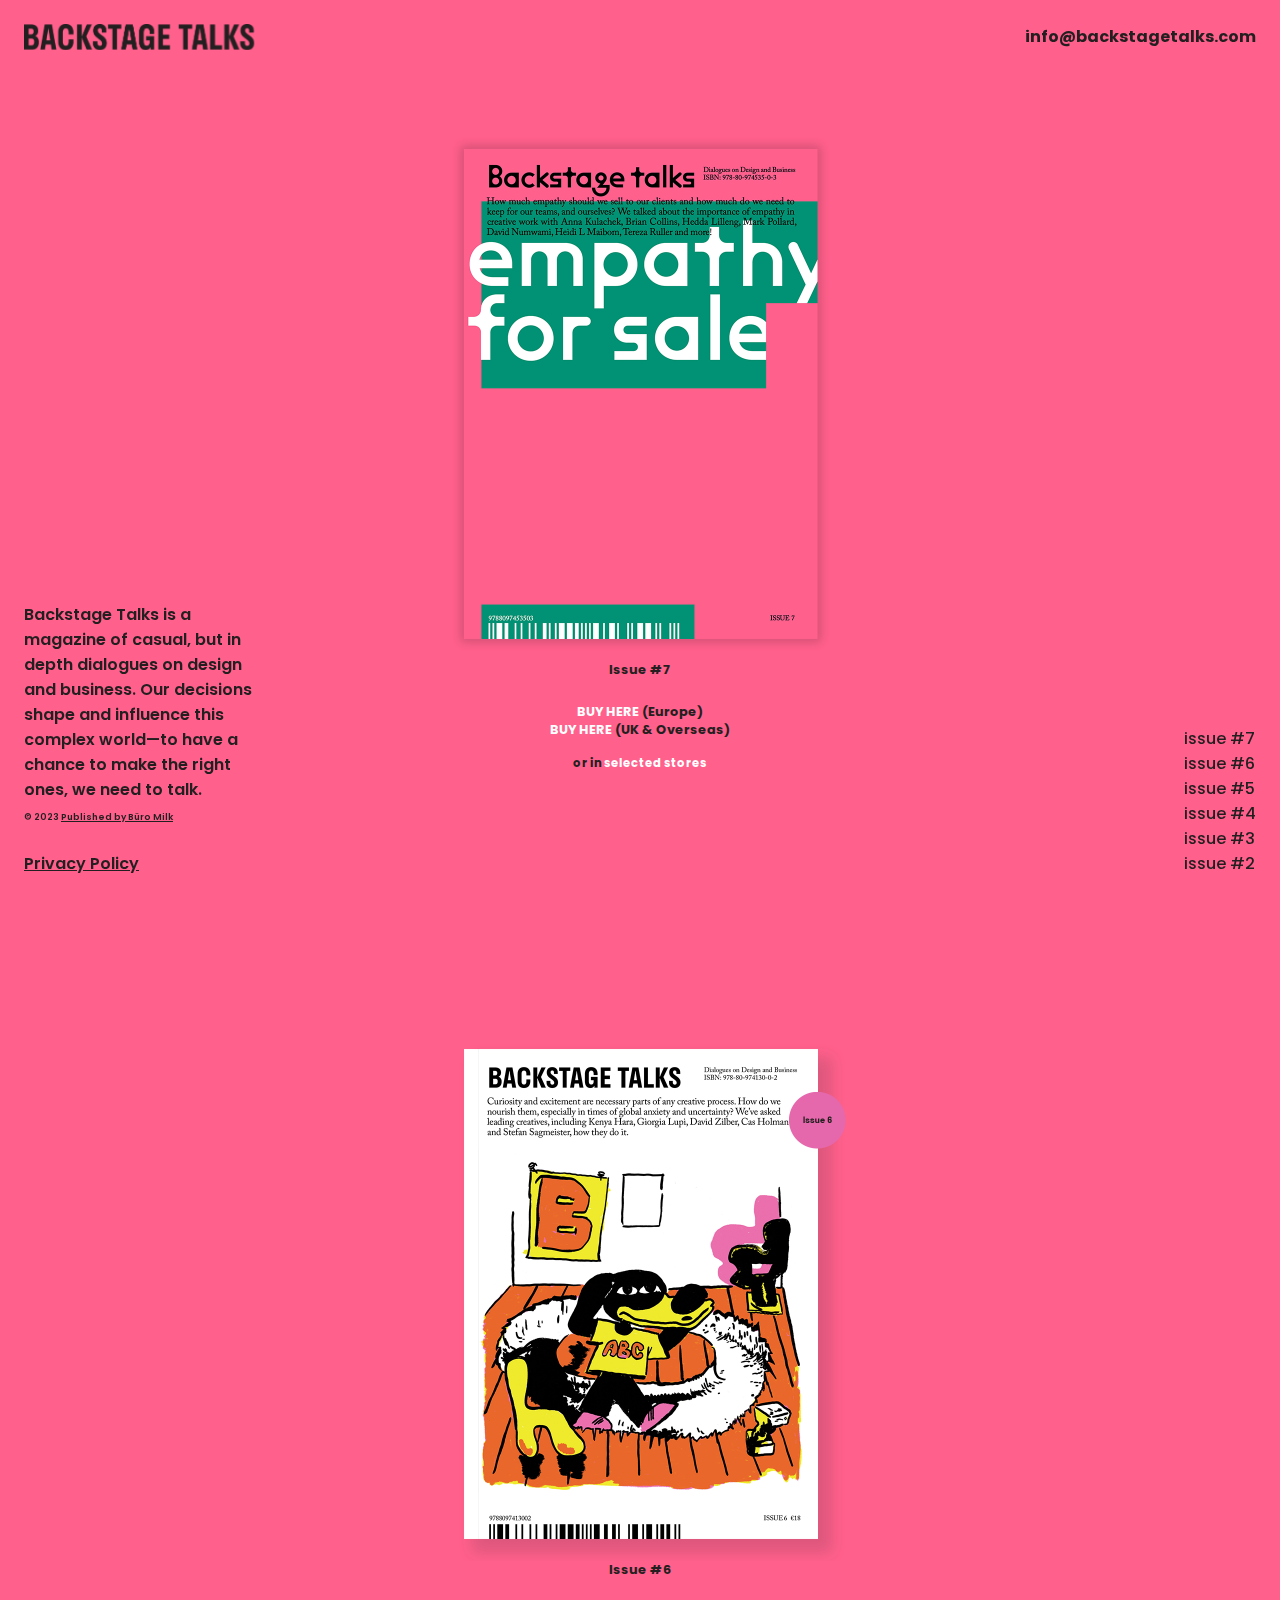
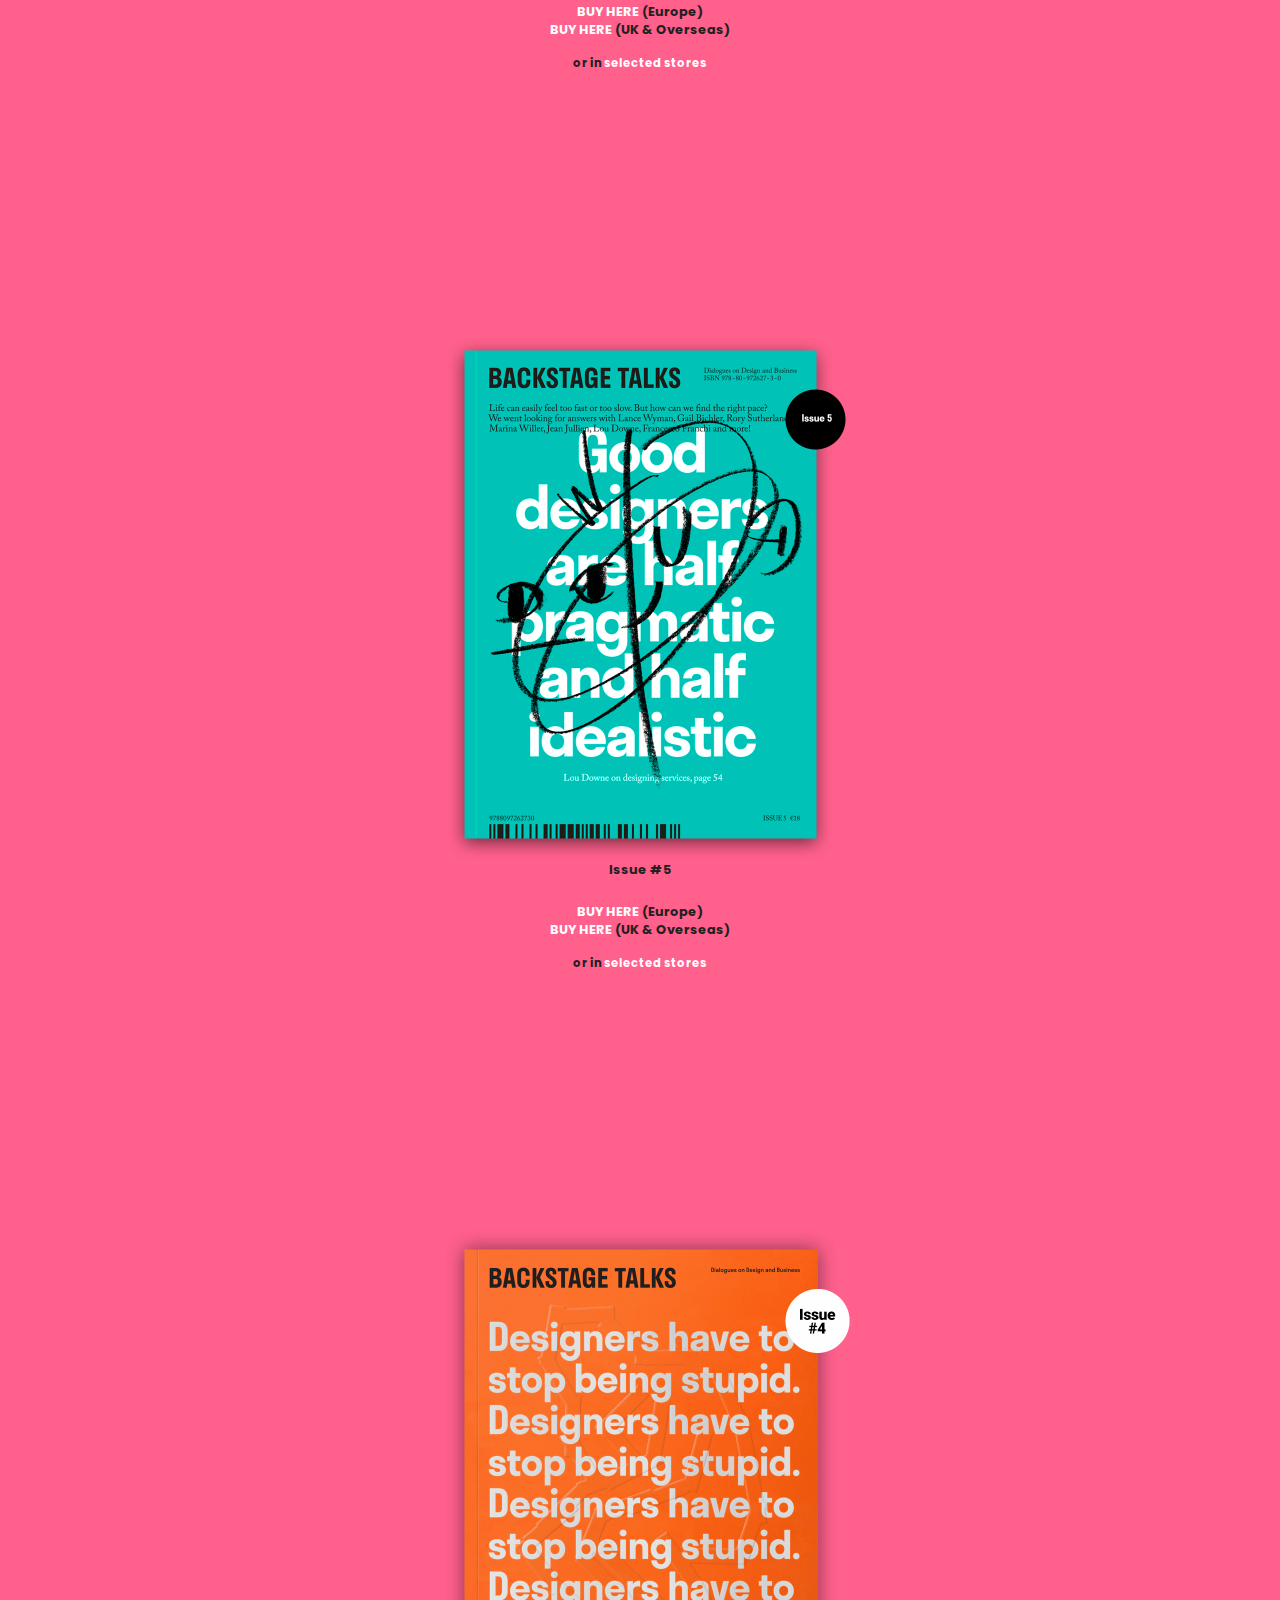
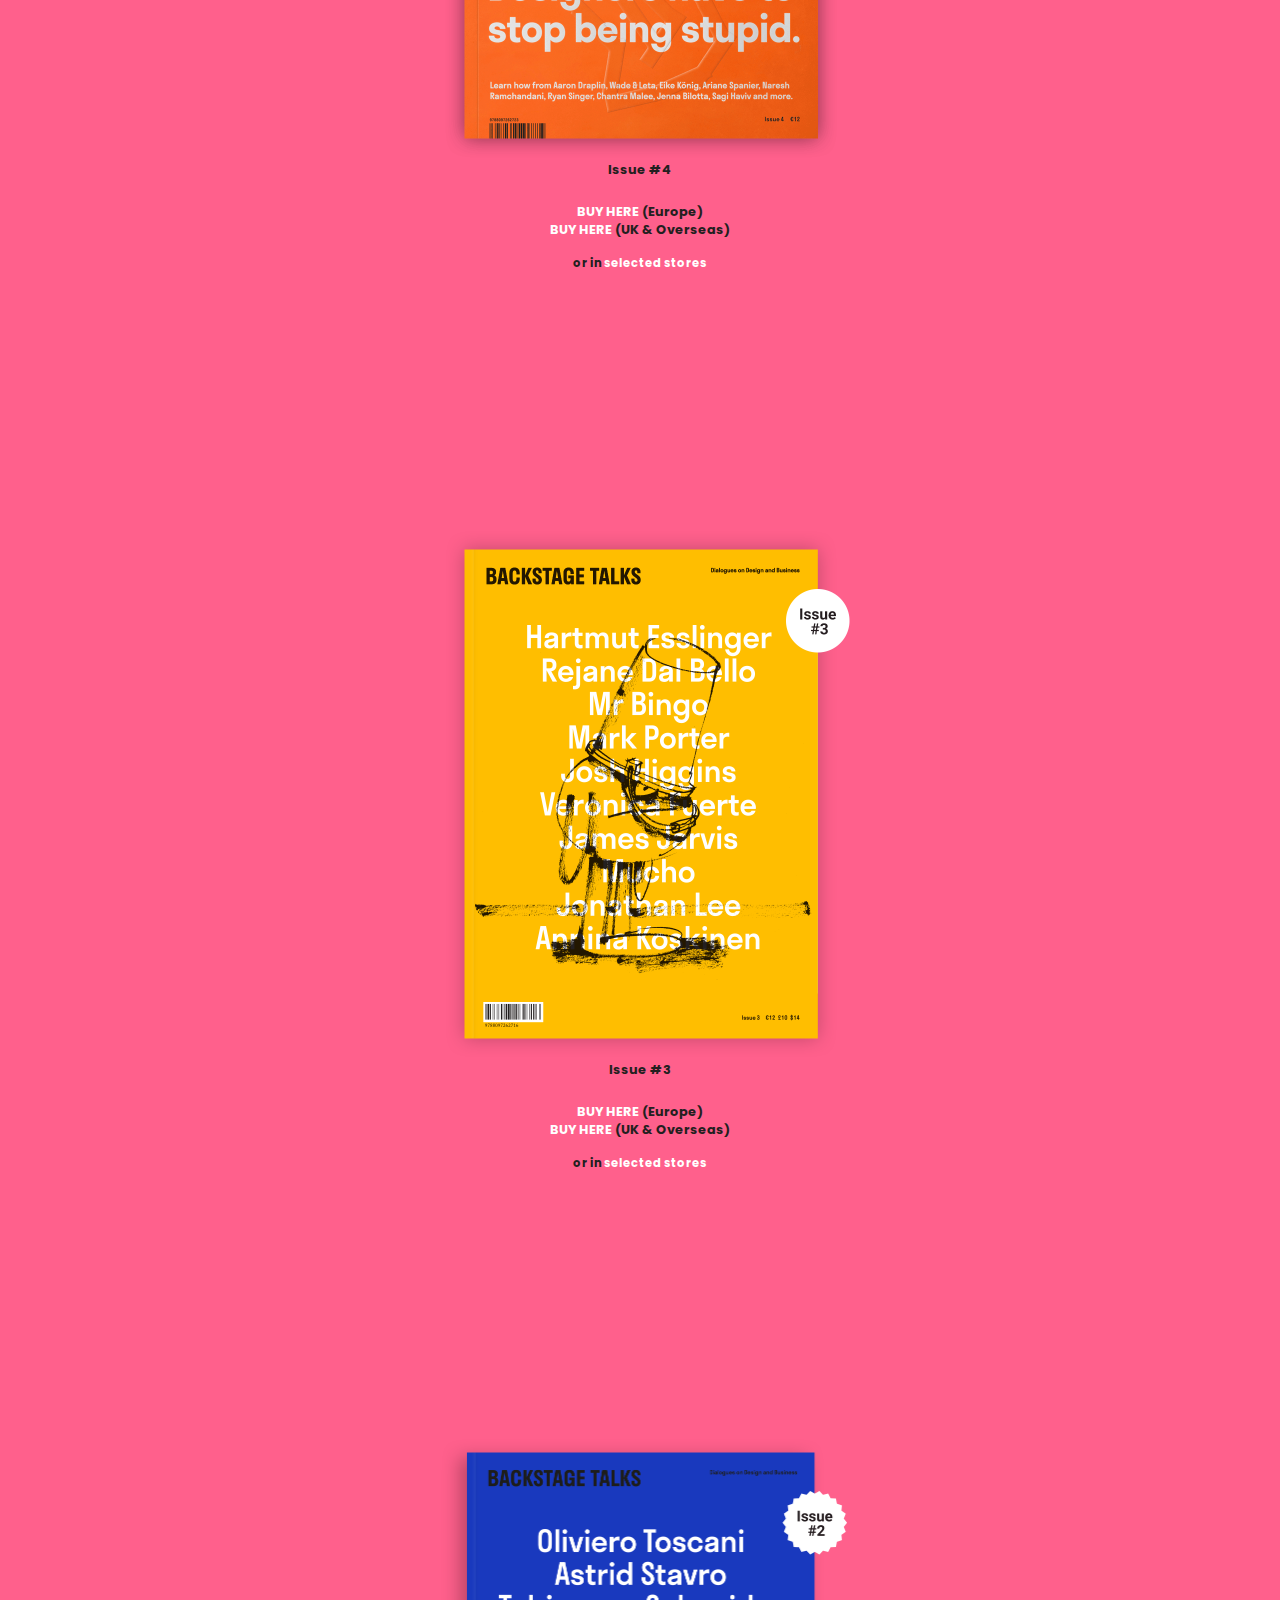
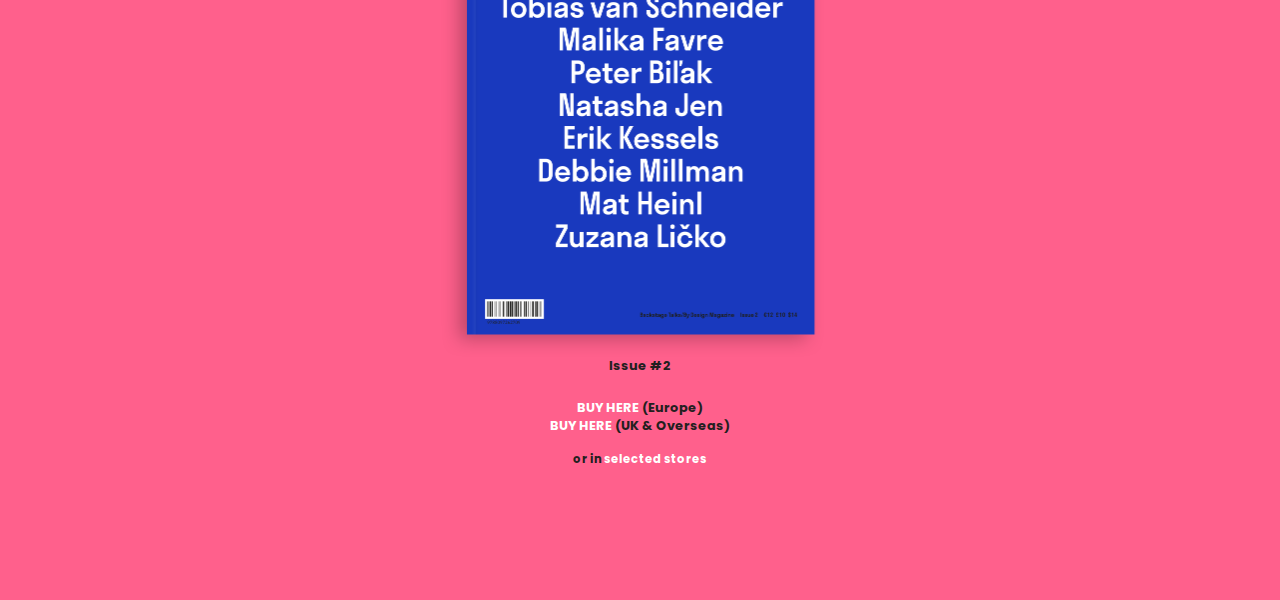
<file: index.html>
<!DOCTYPE html>
<html lang="en">

<head>
    <meta charset="UTF-8">
    <meta name="viewport" content="width=device-width, initial-scale=1.0">
    <title>Backstage Talks || Clone</title>
    <link rel="stylesheet" href="style.css">
</head>

<body>

    <main>

        <div class="container-texts">

            <img src="./assets/asset 0.png" alt="">
            <div>
                <p>
                    Backstage Talks is a magazine of casual, but in depth dialogues on design and business. Our
                    decisions shape and influence this complex world—to have a chance to make the right ones, we
                    need to talk.
                    <br />
                    <span>&copy; 2023 <a href="#">Published by Büro Milk</a></span>
                </p>
                <a href="#">Privacy Policy</a>
            </div>



            <a href="#">info@backstagetalks.com</a>


            <ul>
                <li><a href="#issue7">issue #7</a></li>
                <li><a href="#issue6">issue #6</a></li>
                <li><a href="#issue5">issue #5</a></li>
                <li><a href="#issue4">issue #4</a></li>
                <li><a href="#issue3">issue #3</a></li>
                <li><a href="#issue2">issue #2</a></li>

            </ul>

        </div>


        <section id="issue7">

            <div class="middle">
                <img src="./assets/asset 1.png" alt="">
                <h3><span>Issue #7</span></h3>

                <div>
                    <h3>BUY HERE <span>(Europe)</span></h3>
                    <h3>BUY HERE <span>(UK & Overseas)</span></h3>
                </div>
                <h5><span>or in</span> selected stores</h5>
            </div>

        </section>
        <section id="issue6">
            <div class="middle">
                <img src="./assets/asset 2.png" alt="">
                <h3><span>Issue #6</span></h3>

                <div>
                    <h3>BUY HERE <span>(Europe)</span></h3>
                    <h3>BUY HERE <span>(UK & Overseas)</span></h3>
                </div>
                <h5><span>or in</span> selected stores</h5>
            </div>
        </section>

        <section id="issue5">
            <div class="middle">
                <img src="./assets/asset 3.png" alt="">
                <h3><span>Issue #5</span></h3>

                <div>
                    <h3>BUY HERE <span>(Europe)</span></h3>
                    <h3>BUY HERE <span>(UK & Overseas)</span></h3>
                </div>
                <h5><span>or in</span> selected stores</h5>
            </div>
        </section>
        <section id="issue4">
            <div class="middle">
                <img src="./assets/asset 4.png" alt="">
                <h3><span>Issue #4</span></h3>

                <div>
                    <h3>BUY HERE <span>(Europe)</span></h3>
                    <h3>BUY HERE <span>(UK & Overseas)</span></h3>
                </div>
                <h5><span>or in</span> selected stores</h5>
            </div>
        </section>
        <section id="issue3">
            <div class="middle">
                <img src="./assets/asset 5.png" alt="">
                <h3><span>Issue #3</span></h3>

                <div>
                    <h3>BUY HERE <span>(Europe)</span></h3>
                    <h3>BUY HERE <span>(UK & Overseas)</span></h3>
                </div>
                <h5><span>or in</span> selected stores</h5>
            </div>
        </section>
        <section id="issue2">
            <div class="middle">
                <img src="./assets/asset 6.png" alt="">
                <h3><span>Issue #2</span></h3>

                <div>
                    <h3>BUY HERE <span>(Europe)</span></h3>
                    <h3>BUY HERE <span>(UK & Overseas)</span></h3>
                </div>
                <h5><span>or in</span> selected stores</h5>
            </div>
        </section>


    </main>

    <script>


        // credit:- https://github.com/Shubham7906/Backstage-Talks/blob/master/script.js


        let body = document.querySelector('body');
        body.style.backgroundColor = '#FF608C';


        window.onscroll = function (event) {
            let scroll = window.pageYOffset;
            if (scroll < 450) {

                body.style.backgroundColor = '#FF608C';
            } else if (scroll >= 450 && scroll < 1150) {
                //orange
                body.style.backgroundColor = '#FFFFFF';
            } else if (scroll >= 1150 && scroll < 1900) {
                // yellow
                body.style.backgroundColor = '#00C2B6';
            } else if (scroll >= 1900 && scroll < 2500) {
                // blue
                body.style.backgroundColor = '#EE6824';
            }
            else if (scroll >= 2500 && scroll < 3100) {
                // blue
                body.style.backgroundColor = '#FFBE00';
            }
            else {
                // red
                body.style.backgroundColor = '#1939BE';
            }
        }

    </script>
</body>

</html>
</file>
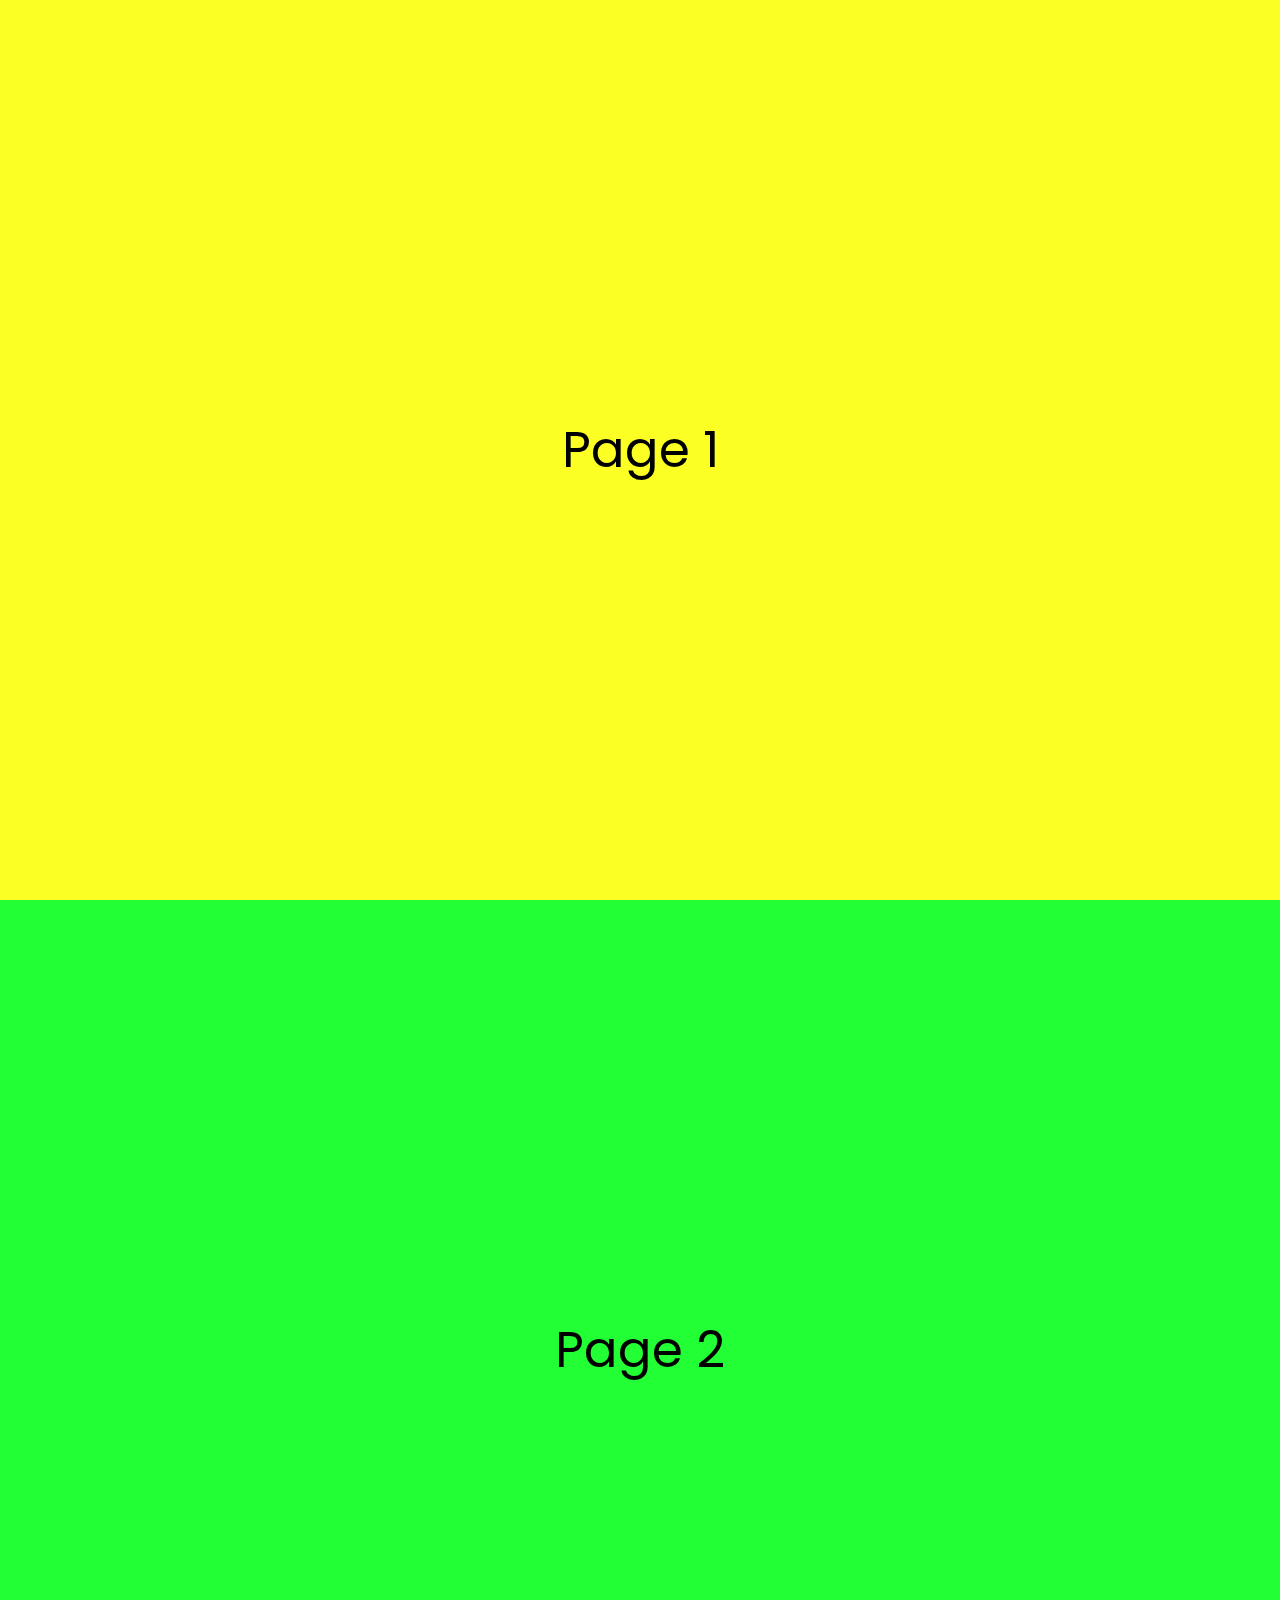
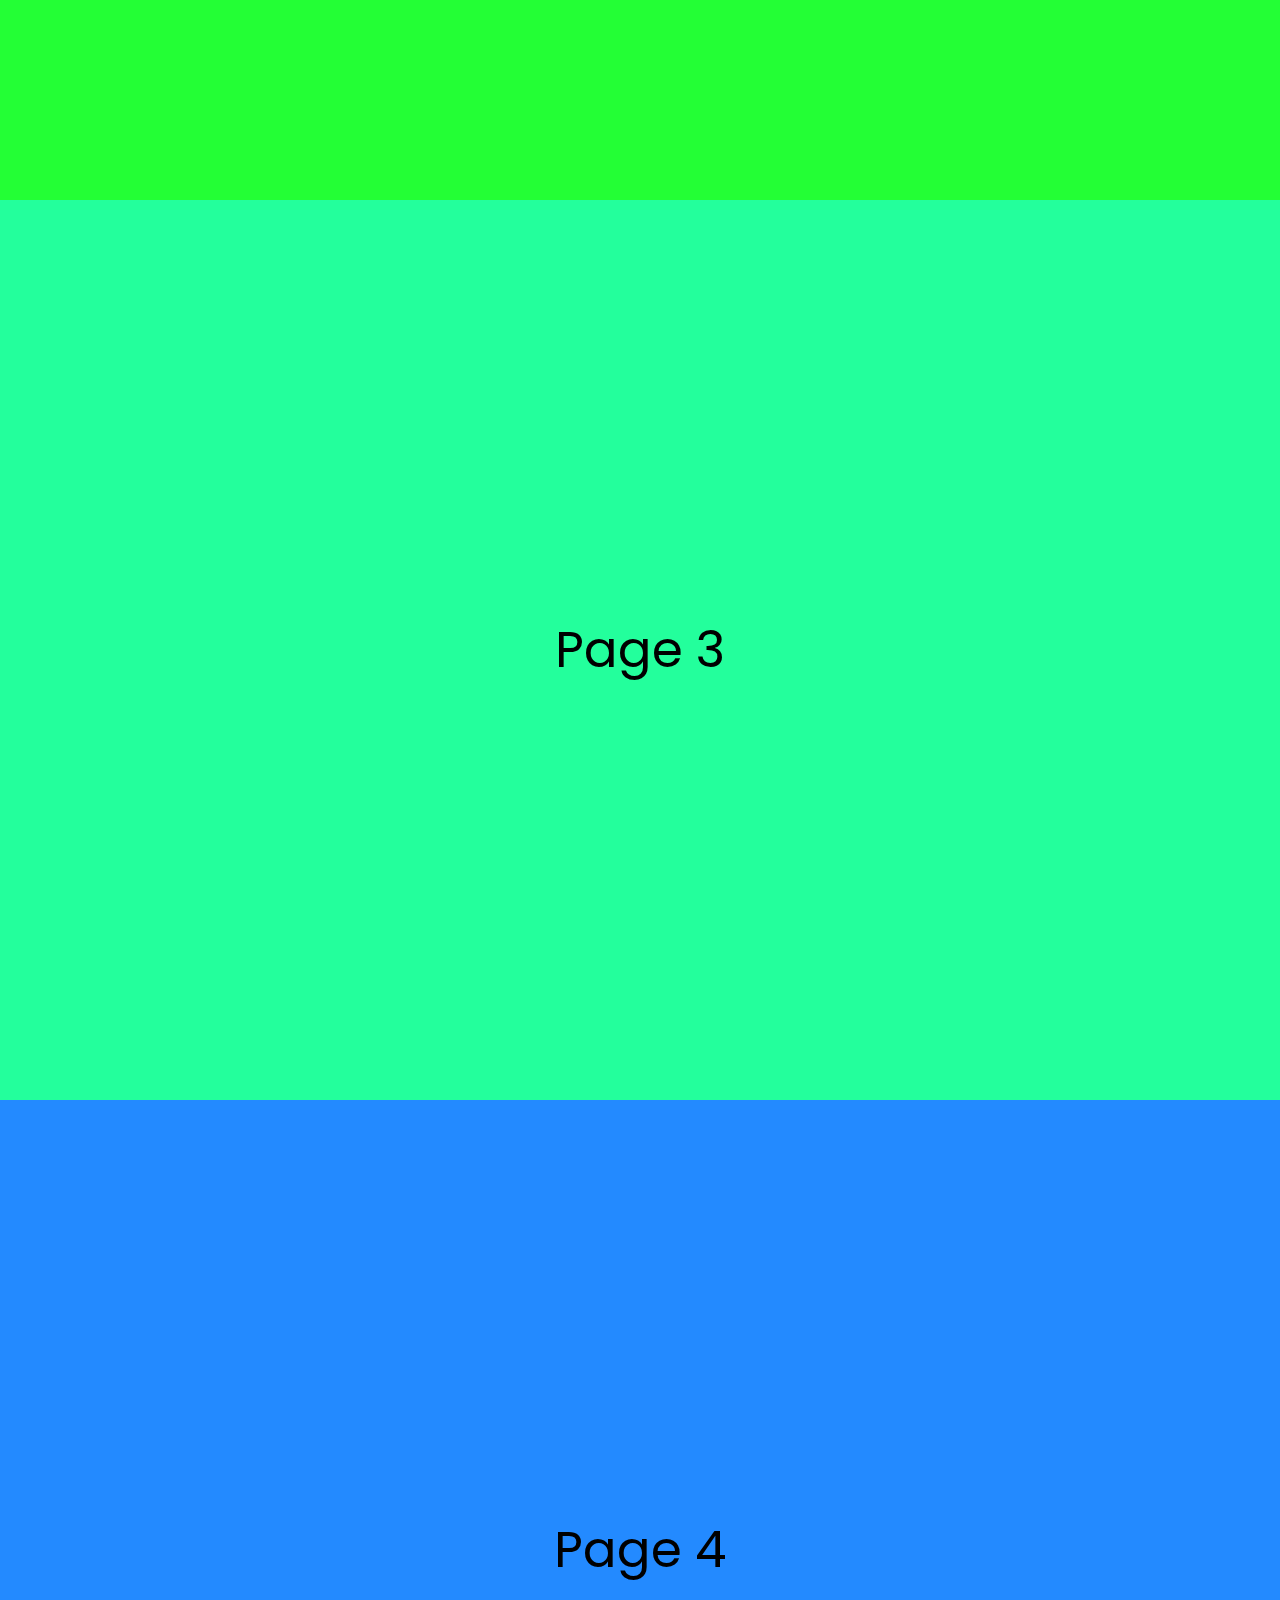
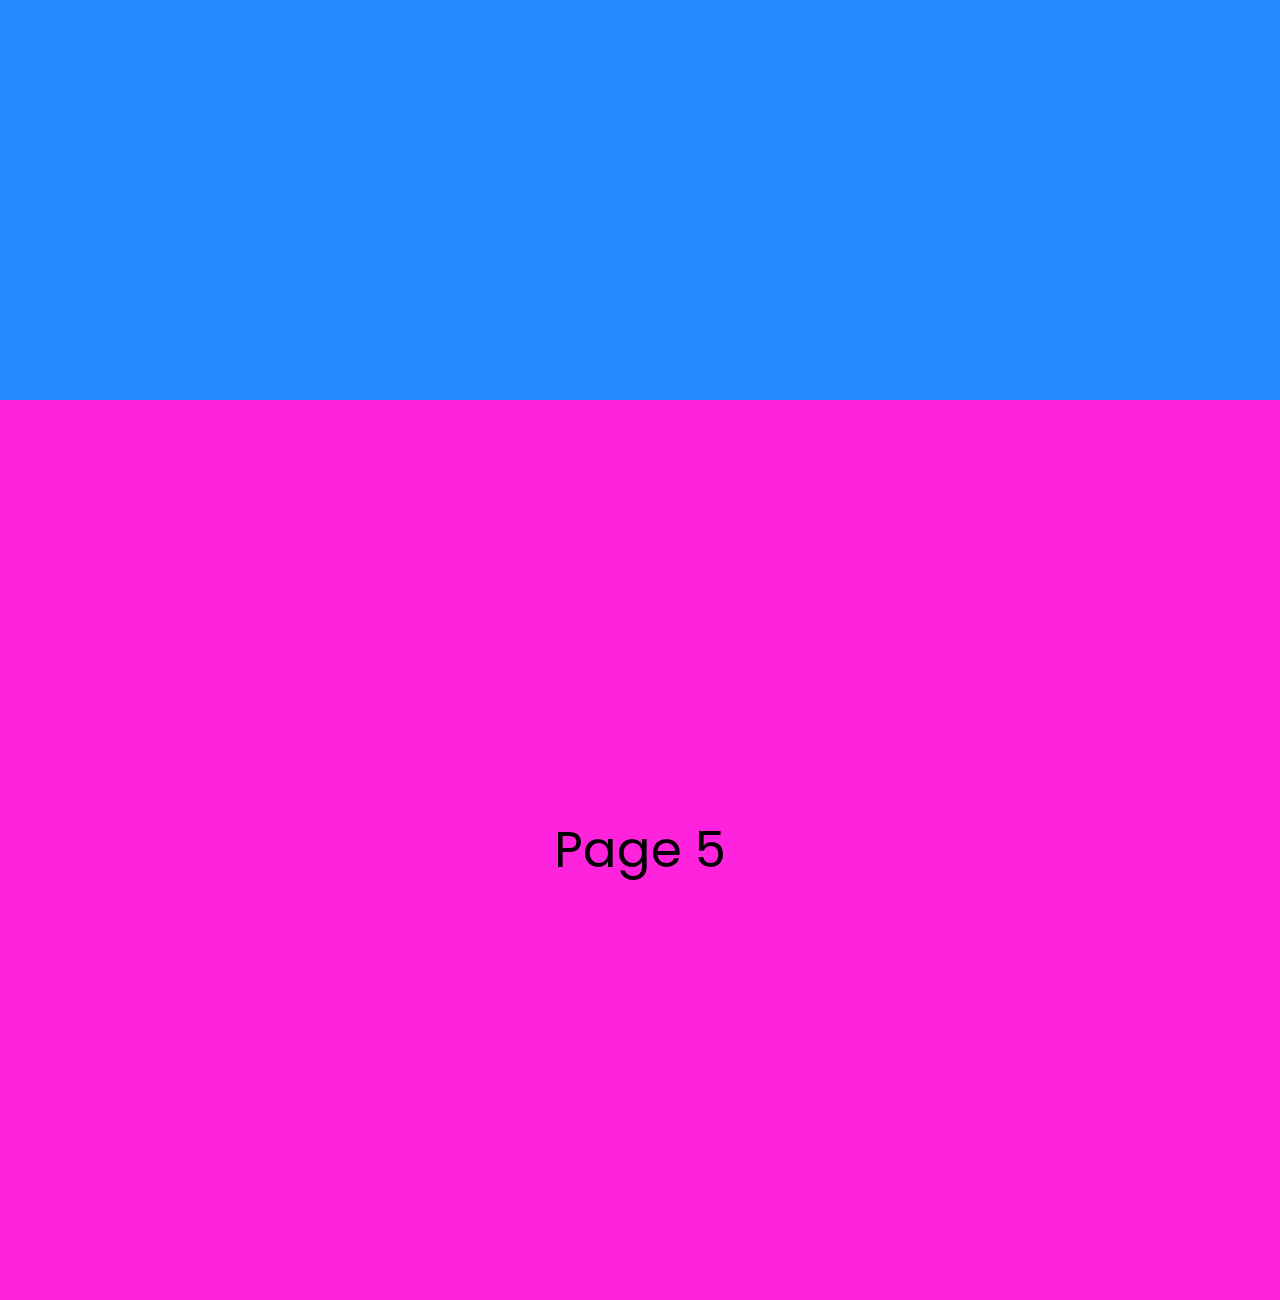
<file: css scroll snapping/index.html>
<!DOCTYPE html>
<html lang="en">

<head>
    <meta charset="UTF-8">
    <meta name="viewport" content="width=device-width, initial-scale=1.0">
    <title>Document</title>
    <style>
        @import url('https://fonts.googleapis.com/css2?family=Poppins:wght@300;400;500;600;700;900&display=swap');

        * {
            margin: 0;
            padding: 0;
            box-sizing: border-box;
            font-family: 'Poppins', sans-serif;
        }

        html {
            scroll-snap-type: y mandatory;
        }



        nav {
            display: none;
            height: 30px;
        }


        section {
            width: 100vw;
            height: 100vh;
            display: grid;
            place-content: center;
            font-size: 50px;
            scroll-snap-align: start;
            scroll-snap-stop: always;
        }

        section:nth-child(1) {
            background-color: rgb(251, 255, 35);
        }

        section:nth-child(2) {
            background-color: rgb(35, 255, 53);
        }

        section:nth-child(3) {
            background-color: rgb(35, 255, 156);
        }

        section:nth-child(4) {
            background-color: rgb(35, 138, 255);
        }

        section:nth-child(5) {
            background-color: rgb(255, 35, 222);
        }
    </style>
</head>

<body>
    <!-- <nav>Header</nav> -->
    <div class="container">
        <section class="child">Page 1</section>
        <section class="child">Page 2</section>
        <section class="child">Page 3</section>
        <section class="child">Page 4</section>
        <section class="child">Page 5</section>
    </div>
   
</body>

</html>
</file>
<file: style.css>
@import url("https://fonts.googleapis.com/css2?family=Poppins:wght@300;400;500;600;700;900&display=swap");
* {
  margin: 0;
  padding: 0;
  box-sizing: border-box;
  font-family: "Poppins", sans-serif;
}

body,
html {
  width: 100%;
  height: 100%;
  scroll-behavior: smooth;
}

html {
  scroll-snap-type: y mandatory;
}

body {
  transition: background-color 0.5s ease-in-out;
}

main {
  width: 100%;
}
main .container-texts {
  color: #231F20;
}
main .container-texts a {
  text-decoration: none;
  color: #231F20;
}
main .container-texts img {
  position: fixed;
  max-width: 18%;
  left: 1.5rem;
  top: 1.5rem;
}
main .container-texts div {
  position: fixed;
  bottom: 1.5rem;
  left: 1.5rem;
  font-weight: 600;
}
main .container-texts div p {
  width: 20%;
  margin-bottom: 1.5rem;
}
main .container-texts div p span {
  font-size: 0.7vw;
}
main .container-texts div a {
  text-decoration: underline;
}
main .container-texts div a:hover {
  text-decoration: none;
}
main .container-texts > a {
  position: fixed;
  right: 1.5rem;
  top: 1.5rem;
  font-weight: 700;
}
main .container-texts > ul {
  position: fixed;
  right: 1.5rem;
  bottom: 1.5rem;
}
main .container-texts > ul li {
  list-style: none;
  font-weight: 500;
}
@media screen and (max-width: 844px) {
  main .container-texts {
    display: none;
  }
}

section {
  width: 100%;
  height: 100vh;
  scroll-snap-align: start;
  scroll-snap-stop: always;
  display: flex;
  align-items: center;
  justify-content: center;
}
section .middle {
  display: flex;
  align-items: center;
  justify-content: center;
  text-align: center;
  flex-direction: column;
}
section .middle h3,
section .middle h5 {
  color: #fff;
}
section .middle img {
  max-width: 50%;
}
section .middle > h3 {
  font-size: 1vw;
  margin-bottom: 1.5rem;
}
section .middle span {
  color: #231F20;
}
section .middle > h5 {
  font-size: 0.9vw;
  margin-top: 1rem;
}
section .middle div h3 {
  font-size: 1vw;
}
@media screen and (max-width: 450px) {
  section .middle img {
    max-width: 90%;
  }
}
@media screen and (max-width: 768px) {
  section .middle > h3 {
    font-size: 3vw;
  }
  section .middle > h5 {
    font-size: 3.5vw;
  }
  section .middle div h3 {
    font-size: 4vw;
  }
}/*# sourceMappingURL=style.css.map */
</file>
